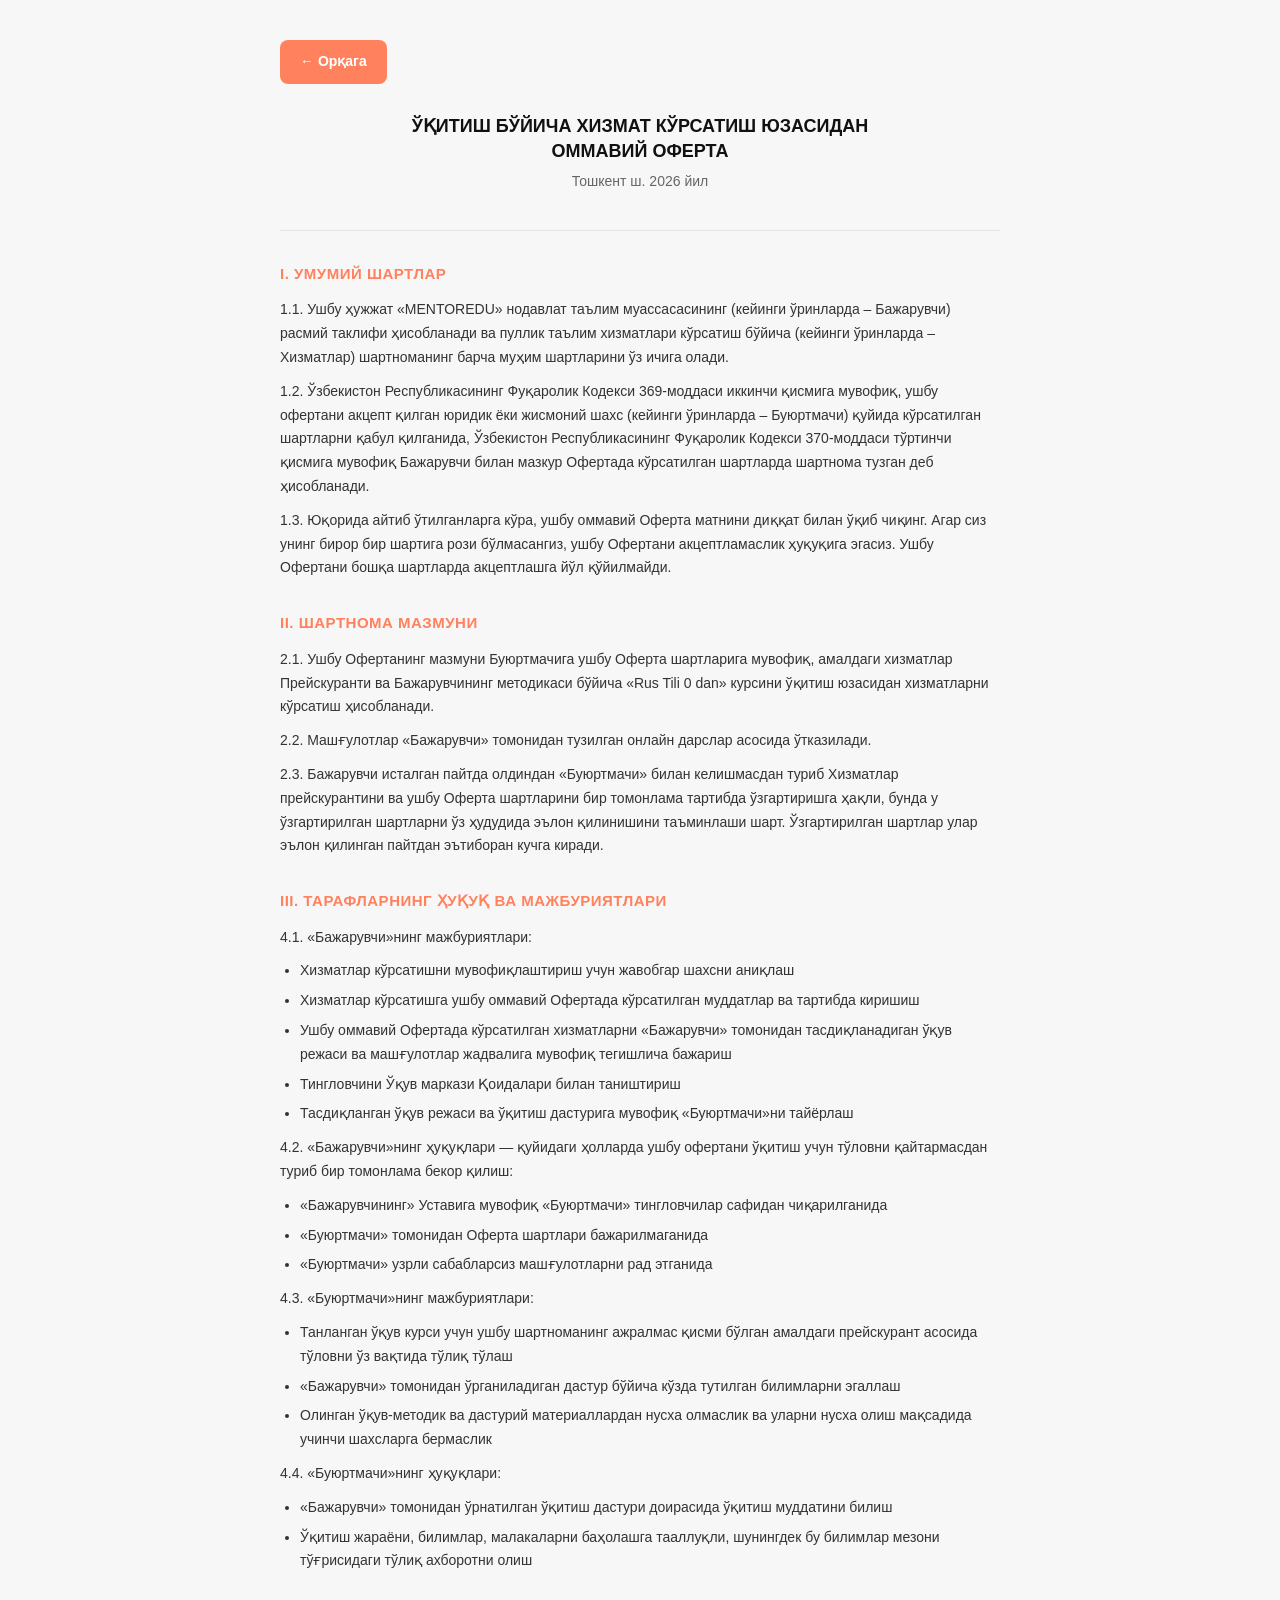
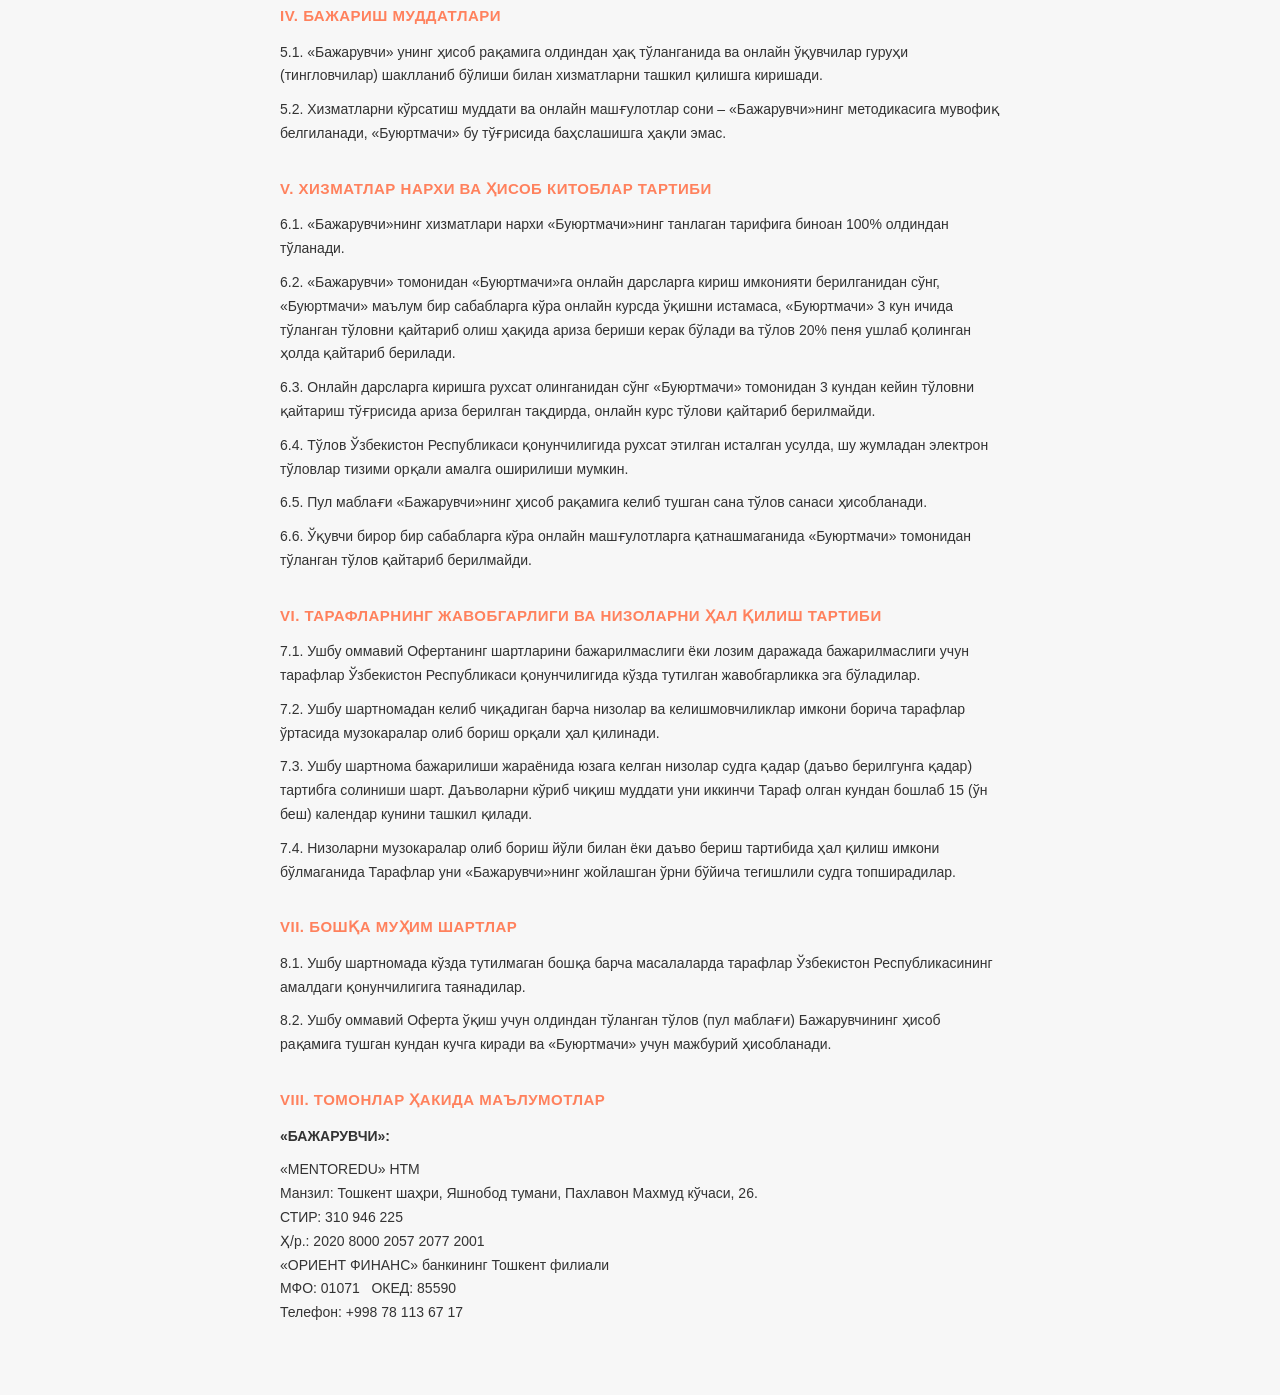
<file: oferta.html>
<!DOCTYPE html>
<html lang="uz">
<head>
  <meta charset="UTF-8">
  <meta name="viewport" content="width=device-width, initial-scale=1.0">
  <title>Оммавий Оферта — Rus Tili 0 dan</title>
  <style>
    * { box-sizing: border-box; margin: 0; padding: 0; }
    body {
      font-family: -apple-system, BlinkMacSystemFont, 'Segoe UI', sans-serif;
      background: #f7f7f7;
      color: #222;
      line-height: 1.7;
    }
    .container {
      max-width: 760px;
      margin: 0 auto;
      padding: 40px 20px 60px;
    }
    .back-btn {
      display: inline-block;
      margin-bottom: 30px;
      padding: 10px 20px;
      background: #FF815D;
      color: #fff;
      border-radius: 8px;
      text-decoration: none;
      font-size: 14px;
      font-weight: 600;
    }
    .back-btn:hover { opacity: 0.9; }
    h1 {
      font-size: 18px;
      font-weight: 700;
      text-align: center;
      color: #111;
      margin-bottom: 6px;
      line-height: 1.4;
    }
    .subtitle {
      text-align: center;
      color: #666;
      font-size: 14px;
      margin-bottom: 36px;
    }
    h2 {
      font-size: 15px;
      font-weight: 700;
      color: #FF815D;
      margin: 30px 0 12px;
      text-transform: uppercase;
      letter-spacing: 0.5px;
    }
    p {
      font-size: 14px;
      margin-bottom: 10px;
      color: #333;
    }
    ul {
      padding-left: 20px;
      margin-bottom: 10px;
    }
    ul li {
      font-size: 14px;
      color: #333;
      margin-bottom: 6px;
    }
    .divider {
      border: none;
      border-top: 1px solid #e5e5e5;
      margin: 20px 0;
    }
  </style>
</head>
<body>
  <div class="container">
    <a href="index.html" class="back-btn">← Орқага</a>

    <h1>ЎҚИТИШ БЎЙИЧА ХИЗМАТ КЎРСАТИШ ЮЗАСИДАН<br>ОММАВИЙ ОФЕРТА</h1>
    <p class="subtitle">Тошкент ш. 2026 йил</p>

    <hr class="divider">

    <h2>I. УМУМИЙ ШАРТЛАР</h2>
    <p>1.1. Ушбу ҳужжат «MENTOREDU» нодавлат таълим муассасасининг (кейинги ўринларда – Бажарувчи) расмий таклифи ҳисобланади ва пуллик таълим хизматлари кўрсатиш бўйича (кейинги ўринларда – Хизматлар) шартноманинг барча муҳим шартларини ўз ичига олади.</p>
    <p>1.2. Ўзбекистон Республикасининг Фуқаролик Кодекси 369-моддаси иккинчи қисмига мувофиқ, ушбу офертани акцепт қилган юридик ёки жисмоний шахс (кейинги ўринларда – Буюртмачи) қуйида кўрсатилган шартларни қабул қилганида, Ўзбекистон Республикасининг Фуқаролик Кодекси 370-моддаси тўртинчи қисмига мувофиқ Бажарувчи билан мазкур Офертада кўрсатилган шартларда шартнома тузган деб ҳисобланади.</p>
    <p>1.3. Юқорида айтиб ўтилганларга кўра, ушбу оммавий Оферта матнини диққат билан ўқиб чиқинг. Агар сиз унинг бирор бир шартига рози бўлмасангиз, ушбу Офертани акцептламаслик ҳуқуқига эгасиз. Ушбу Офертани бошқа шартларда акцептлашга йўл қўйилмайди.</p>

    <h2>II. ШАРТНОМА МАЗМУНИ</h2>
    <p>2.1. Ушбу Офертанинг мазмуни Буюртмачига ушбу Оферта шартларига мувофиқ, амалдаги хизматлар Прейскуранти ва Бажарувчининг методикаси бўйича «Rus Tili 0 dan» курсини ўқитиш юзасидан хизматларни кўрсатиш ҳисобланади.</p>
    <p>2.2. Машғулотлар «Бажарувчи» томонидан тузилган онлайн дарслар асосида ўтказилади.</p>
    <p>2.3. Бажарувчи исталган пайтда олдиндан «Буюртмачи» билан келишмасдан туриб Хизматлар прейскурантини ва ушбу Оферта шартларини бир томонлама тартибда ўзгартиришга ҳақли, бунда у ўзгартирилган шартларни ўз ҳудудида эълон қилинишини таъминлаши шарт. Ўзгартирилган шартлар улар эълон қилинган пайтдан эътиборан кучга киради.</p>

    <h2>III. ТАРАФЛАРНИНГ ҲУҚУҚ ВА МАЖБУРИЯТЛАРИ</h2>
    <p>4.1. «Бажарувчи»нинг мажбуриятлари:</p>
    <ul>
      <li>Хизматлар кўрсатишни мувофиқлаштириш учун жавобгар шахсни аниқлаш</li>
      <li>Хизматлар кўрсатишга ушбу оммавий Офертада кўрсатилган муддатлар ва тартибда киришиш</li>
      <li>Ушбу оммавий Офертада кўрсатилган хизматларни «Бажарувчи» томонидан тасдиқланадиган ўқув режаси ва машғулотлар жадвалига мувофиқ тегишлича бажариш</li>
      <li>Тингловчини Ўқув маркази Қоидалари билан таништириш</li>
      <li>Тасдиқланган ўқув режаси ва ўқитиш дастурига мувофиқ «Буюртмачи»ни тайёрлаш</li>
    </ul>
    <p>4.2. «Бажарувчи»нинг ҳуқуқлари — қуйидаги ҳолларда ушбу офертани ўқитиш учун тўловни қайтармасдан туриб бир томонлама бекор қилиш:</p>
    <ul>
      <li>«Бажарувчининг» Уставига мувофиқ «Буюртмачи» тингловчилар сафидан чиқарилганида</li>
      <li>«Буюртмачи» томонидан Оферта шартлари бажарилмаганида</li>
      <li>«Буюртмачи» узрли сабабларсиз машғулотларни рад этганида</li>
    </ul>
    <p>4.3. «Буюртмачи»нинг мажбуриятлари:</p>
    <ul>
      <li>Танланган ўқув курси учун ушбу шартноманинг ажралмас қисми бўлган амалдаги прейскурант асосида тўловни ўз вақтида тўлиқ тўлаш</li>
      <li>«Бажарувчи» томонидан ўрганиладиган дастур бўйича кўзда тутилган билимларни эгаллаш</li>
      <li>Олинган ўқув-методик ва дастурий материаллардан нусха олмаслик ва уларни нусха олиш мақсадида учинчи шахсларга бермаслик</li>
    </ul>
    <p>4.4. «Буюртмачи»нинг ҳуқуқлари:</p>
    <ul>
      <li>«Бажарувчи» томонидан ўрнатилган ўқитиш дастури доирасида ўқитиш муддатини билиш</li>
      <li>Ўқитиш жараёни, билимлар, малакаларни баҳолашга тааллуқли, шунингдек бу билимлар мезони тўғрисидаги тўлиқ ахборотни олиш</li>
    </ul>

    <h2>IV. БАЖАРИШ МУДДАТЛАРИ</h2>
    <p>5.1. «Бажарувчи» унинг ҳисоб рақамига олдиндан ҳақ тўланганида ва онлайн ўқувчилар гуруҳи (тингловчилар) шаклланиб бўлиши билан хизматларни ташкил қилишга киришади.</p>
    <p>5.2. Хизматларни кўрсатиш муддати ва онлайн машғулотлар сони – «Бажарувчи»нинг методикасига мувофиқ белгиланади, «Буюртмачи» бу тўғрисида баҳслашишга ҳақли эмас.</p>

    <h2>V. ХИЗМАТЛАР НАРХИ ВА ҲИСОБ КИТОБЛАР ТАРТИБИ</h2>
    <p>6.1. «Бажарувчи»нинг хизматлари нархи «Буюртмачи»нинг танлаган тарифига биноан 100% олдиндан тўланади.</p>
    <p>6.2. «Бажарувчи» томонидан «Буюртмачи»га онлайн дарсларга кириш имконияти берилганидан сўнг, «Буюртмачи» маълум бир сабабларга кўра онлайн курсда ўқишни истамаса, «Буюртмачи» 3 кун ичида тўланган тўловни қайтариб олиш ҳақида ариза бериши керак бўлади ва тўлов 20% пеня ушлаб қолинган ҳолда қайтариб берилади.</p>
    <p>6.3. Онлайн дарсларга киришга рухсат олинганидан сўнг «Буюртмачи» томонидан 3 кундан кейин тўловни қайтариш тўғрисида ариза берилган тақдирда, онлайн курс тўлови қайтариб берилмайди.</p>
    <p>6.4. Тўлов Ўзбекистон Республикаси қонунчилигида рухсат этилган исталган усулда, шу жумладан электрон тўловлар тизими орқали амалга оширилиши мумкин.</p>
    <p>6.5. Пул маблағи «Бажарувчи»нинг ҳисоб рақамига келиб тушган сана тўлов санаси ҳисобланади.</p>
    <p>6.6. Ўқувчи бирор бир сабабларга кўра онлайн машғулотларга қатнашмаганида «Буюртмачи» томонидан тўланган тўлов қайтариб берилмайди.</p>

    <h2>VI. ТАРАФЛАРНИНГ ЖАВОБГАРЛИГИ ВА НИЗОЛАРНИ ҲАЛ ҚИЛИШ ТАРТИБИ</h2>
    <p>7.1. Ушбу оммавий Офертанинг шартларини бажарилмаслиги ёки лозим даражада бажарилмаслиги учун тарафлар Ўзбекистон Республикаси қонунчилигида кўзда тутилган жавобгарликка эга бўладилар.</p>
    <p>7.2. Ушбу шартномадан келиб чиқадиган барча низолар ва келишмовчиликлар имкони борича тарафлар ўртасида музокаралар олиб бориш орқали ҳал қилинади.</p>
    <p>7.3. Ушбу шартнома бажарилиши жараёнида юзага келган низолар судга қадар (даъво берилгунга қадар) тартибга солиниши шарт. Даъволарни кўриб чиқиш муддати уни иккинчи Тараф олган кундан бошлаб 15 (ўн беш) календар кунини ташкил қилади.</p>
    <p>7.4. Низоларни музокаралар олиб бориш йўли билан ёки даъво бериш тартибида ҳал қилиш имкони бўлмаганида Тарафлар уни «Бажарувчи»нинг жойлашган ўрни бўйича тегишлили судга топширадилар.</p>

    <h2>VII. БОШҚА МУҲИМ ШАРТЛАР</h2>
    <p>8.1. Ушбу шартномада кўзда тутилмаган бошқа барча масалаларда тарафлар Ўзбекистон Республикасининг амалдаги қонунчилигига таянадилар.</p>
    <p>8.2. Ушбу оммавий Оферта ўқиш учун олдиндан тўланган тўлов (пул маблағи) Бажарувчининг ҳисоб рақамига тушган кундан кучга киради ва «Буюртмачи» учун мажбурий ҳисобланади.</p>

    <h2>VIII. ТОМОНЛАР ҲАКИДА МАЪЛУМОТЛАР</h2>
    <p><strong>«БАЖАРУВЧИ»:</strong></p>
    <p>«MENTOREDU» НТМ<br>
    Манзил: Тошкент шаҳри, Яшнобод тумани, Пахлавон Махмуд кўчаси, 26.<br>
    СТИР: 310 946 225<br>
    Ҳ/р.: 2020 8000 2057 2077 2001<br>
    «ОРИЕНТ ФИНАНС» банкининг Тошкент филиали<br>
    МФО: 01071 &nbsp; ОКЕД: 85590<br>
    Телефон: +998 78 113 67 17</p>
  </div>
</body>
</html>
</file>
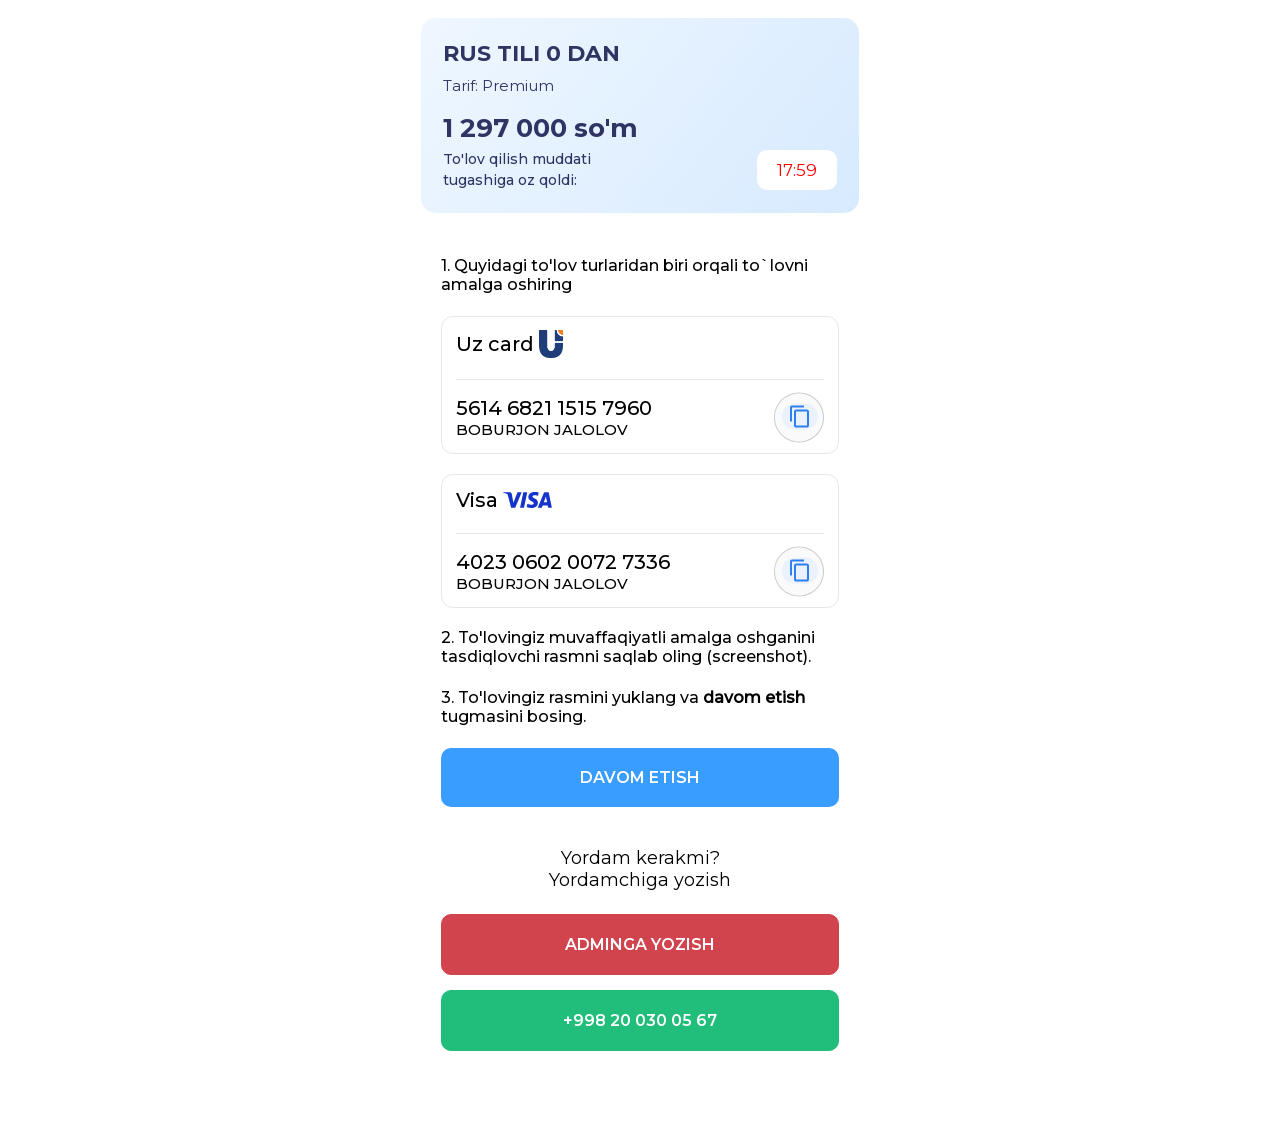
<file: pay.html>
<!DOCTYPE html>
<html lang="en"><head>
    <meta charset="UTF-8">
    <meta name="viewport" content="width=device-width,initial-scale=1">
    <title>To'lov Sahifasi</title>
    <style>
        * {margin: 0;padding: 0;box-sizing: border-box }body {font-family: MontserratNormal, sans-serif }.payment {padding: 18px 0 76px }.payment-container {max-width: 470px;margin: 0 auto;padding: 0 16px }.payment__header {background: linear-gradient(128.56deg, #eff7ff 0%, #d7eaff 100%);border-radius: 15px;padding: 22px;margin-bottom: 21px }.payment__title {font-family: MontserratBold, sans-serif;color: #2f3463;font-size: 22px;font-weight: 700;margin-bottom: 9px;text-transform: uppercase }.payment__tariff {font-family: MontserratNormal, sans-serif;font-weight: 400;font-size: 15px;color: #2f3463;margin-bottom: 17px;text-transform: capitalize }.payment__price {font-family: MontserratBold, sans-serif;font-weight: 700;font-size: 26px;color: #2f3463;margin-bottom: 5px }.payment__timer {display: flex;align-items: center;justify-content: space-between }.payment__time {font-family: MontserratNormal, sans-serif;padding: 10px 20px;font-size: 17px;color: #ff0000;background: #fff;border-radius: 10px }.payment__timer-label {max-width: 151px;font-family: MontserratMedium, sans-serif;font-size: 14px;color: #2f3463;line-height: 1.5 }.payment__instruction {padding: 22px 20px 0;border-radius: 20px;margin-bottom: 20px }.payment__step {font-family: MontserratMedium, sans-serif;font-size: 16px;font-weight: 500;color: #000;margin-bottom: 22px }.payment__card {border: 1px solid #e5e7eb;border-radius: 12px;margin-bottom: 20px;padding: 13px 14px 10px;display: flex;flex-direction: column }.payment__card-bottom {display: flex;align-items: center;justify-content: space-between }.payment__card-right {display: flex;flex-direction: column;align-items: center;max-width: 91px;font-size: 12px;color: #8a8a8a;cursor: pointer;border: none;gap: 2px;background: 0 0 }.payment__card-header {padding-bottom: 11px;border-bottom: 1px solid #e5e7eb;margin-bottom: 12px }.payment__card-type {font-family: MontserratMedium, sans-serif;font-size: 20px;font-weight: 500;display: flex;align-items: center;gap: 5px }.uzcard {width: auto;height: 28px;object-fit: contain }.visa {width: auto;height: 16px;object-fit: contain }.humo {width: 50px }.payment__card-amount {font-family: MontserratNormal, sans-serif;color: #000;font-weight: 700;font-size: 16px }.payment__card-number {font-family: MontserratMedium, sans-serif;color: #000;font-size: 20px }.payment__card-name {font-family: MontserratMedium, sans-serif;font-size: 15px }.payment__btn {display: flex;justify-content: center;padding: 20px;width: 100%;background: #399cff;border-radius: 10px;font-family: MontserratSemiBold, sans-serif;font-weight: 600;color: #fff;text-decoration: none;transition: all .3s;text-transform: uppercase;border: none;cursor:pointer }.payment__help {border-radius: 20px;padding: 20px }.payment__help-text {font-size: 18px;font-family: MontserratNormal, sans-serif;max-width: 256px;text-align: center;margin: 0 auto 23px }.payment__btn--admin {background: #d1444e;border: 1px solid #d1444e }@media (max-width:480px) {.payment__title {font-size: 17px }.payment__header {background: #d8ebff }.payment__card-number {font-size: 16px }.payment__card-amount {font-size: 18px }.payment__card-type {font-size: 17px }.payment__card-name {font-size: 14px }}
    </style>
    <link rel="stylesheet" href="fonts.css">
</head>

<body>
    <div class="payment">
        <div class="payment-container">
            <div class="payment__header">
                <h2 class="payment__title">Rus tili 0 dan</h2>
                <div class="payment__tariff">Tarif: Premium</div>
                <div class="payment__price pricesAll">1&nbsp;297&nbsp;000 so'm</div>
                <div class="payment__timer"><span class="payment__timer-label">To'lov qilish muddati tugashiga oz
                        qoldi:</span><span class="payment__time" id="timer">17:55</span></div>
            </div>
            <div class="payment__instruction">
                <p class="payment__step">1. Quyidagi to'lov turlaridan biri orqali to`lovni amalga oshiring</p>

                <div class="payment__card payment__card--uzcard">
                    <div class="payment__card-header">
                        <div style="display: flex;align-items: center;justify-content: space-between;margin-bottom: 10px;">
                            <span class="payment__card-type">Uz card<img src="images/uzcard.png" alt="Uzcard" class="uzcard"></span>
                        </div>
                    </div>
                    <div class="payment__card-bottom">
                        <div class="payment__card-left">
                            <div class="payment__card-number">5614 6821 1515 7960</div>
                            <div class="payment__card-name">BOBURJON JALOLOV</div>
                        </div>
                        <button class="payment__card-right copy">
                            <svg width="50" height="51" viewBox="0 0 50 51" fill="none" xmlns="http://www.w3.org/2000/svg">
                                <mask id="path-1-inside-1_21_546" fill="white">
                                    <path d="M0 25.5C0 11.6929 11.1929 0.5 25 0.5V0.5C38.8071 0.5 50 11.6929 50 25.5V25.5C50 39.3071 38.8071 50.5 25 50.5V50.5C11.1929 50.5 0 39.3071 0 25.5V25.5Z"></path>
                                </mask>
                                <path d="M0 25.5C0 11.6929 11.1929 0.5 25 0.5V0.5C38.8071 0.5 50 11.6929 50 25.5V25.5C50 39.3071 38.8071 50.5 25 50.5V50.5C11.1929 50.5 0 39.3071 0 25.5V25.5Z" fill="#FAFAFA"></path>
                                <path d="M25 50.5V49.5C11.7452 49.5 1 38.7548 1 25.5H0H-1C-1 39.8594 10.6406 51.5 25 51.5V50.5ZM50 25.5H49C49 38.7548 38.2548 49.5 25 49.5V50.5V51.5C39.3594 51.5 51 39.8594 51 25.5H50ZM25 0.5V1.5C38.2548 1.5 49 12.2452 49 25.5H50H51C51 11.1406 39.3594 -0.5 25 -0.5V0.5ZM25 0.5V-0.5C10.6406 -0.5 -1 11.1406 -1 25.5H0H1C1 12.2452 11.7452 1.5 25 1.5V0.5Z" fill="#CCCCCC" mask="url(#path-1-inside-1_21_546)"></path>
                                <rect x="8" y="11.5" width="36" height="26" rx="13" fill="#EBF2FF"></rect>
                                <path d="M32.9844 33.5V19.4844H22.0156V33.5H32.9844ZM32.9844 17.5156C33.5156 17.5156 33.9844 17.7188 34.3906 18.125C34.7969 18.5 35 18.9531 35 19.4844V33.5C35 34.0312 34.7969 34.5 34.3906 34.9062C33.9844 35.3125 33.5156 35.5156 32.9844 35.5156H22.0156C21.4844 35.5156 21.0156 35.3125 20.6094 34.9062C20.2031 34.5 20 34.0312 20 33.5V19.4844C20 18.9531 20.2031 18.5 20.6094 18.125C21.0156 17.7188 21.4844 17.5156 22.0156 17.5156H32.9844ZM29.9844 13.4844V15.5H17.9844V29.5156H16.0156V15.5C16.0156 14.9688 16.2031 14.5 16.5781 14.0938C16.9844 13.6875 17.4531 13.4844 17.9844 13.4844H29.9844Z" fill="#2F80EC"></path>
                            </svg>
                        </button>
                    </div>
                </div>

                <div class="payment__card payment__card--uzcard">
                    <div class="payment__card-header">
                        <div style="display: flex;align-items: center;justify-content: space-between;margin-bottom: 10px;">
                            <span class="payment__card-type">Visa<img src="images/visa.svg" alt="Visa" class="visa"></span><span class="payment__card-amount priceUSD"></span>
                        </div>
                    </div>
                    <div class="payment__card-bottom">
                        <div class="payment__card-left">
                            <div class="payment__card-number">4023 0602 0072 7336</div>
                            <div class="payment__card-name">BOBURJON JALOLOV</div>
                        </div>
                        <button class="payment__card-right copy">
                            <svg width="50" height="51" viewBox="0 0 50 51" fill="none" xmlns="http://www.w3.org/2000/svg">
                                <mask id="path-2-inside-2" fill="white">
                                    <path d="M0 25.5C0 11.6929 11.1929 0.5 25 0.5V0.5C38.8071 0.5 50 11.6929 50 25.5V25.5C50 39.3071 38.8071 50.5 25 50.5V50.5C11.1929 50.5 0 39.3071 0 25.5V25.5Z"></path>
                                </mask>
                                <path d="M0 25.5C0 11.6929 11.1929 0.5 25 0.5V0.5C38.8071 0.5 50 11.6929 50 25.5V25.5C50 39.3071 38.8071 50.5 25 50.5V50.5C11.1929 50.5 0 39.3071 0 25.5V25.5Z" fill="#FAFAFA"></path>
                                <path d="M25 50.5V49.5C11.7452 49.5 1 38.7548 1 25.5H0H-1C-1 39.8594 10.6406 51.5 25 51.5V50.5ZM50 25.5H49C49 38.7548 38.2548 49.5 25 49.5V50.5V51.5C39.3594 51.5 51 39.8594 51 25.5H50ZM25 0.5V1.5C38.2548 1.5 49 12.2452 49 25.5H50H51C51 11.1406 39.3594 -0.5 25 -0.5V0.5ZM25 0.5V-0.5C10.6406 -0.5 -1 11.1406 -1 25.5H0H1C1 12.2452 11.7452 1.5 25 1.5V0.5Z" fill="#CCCCCC" mask="url(#path-2-inside-2)"></path>
                                <rect x="8" y="11.5" width="36" height="26" rx="13" fill="#EBF2FF"></rect>
                                <path d="M32.9844 33.5V19.4844H22.0156V33.5H32.9844ZM32.9844 17.5156C33.5156 17.5156 33.9844 17.7188 34.3906 18.125C34.7969 18.5 35 18.9531 35 19.4844V33.5C35 34.0312 34.7969 34.5 34.3906 34.9062C33.9844 35.3125 33.5156 35.5156 32.9844 35.5156H22.0156C21.4844 35.5156 21.0156 35.3125 20.6094 34.9062C20.2031 34.5 20 34.0312 20 33.5V19.4844C20 18.9531 20.2031 18.5 20.6094 18.125C21.0156 17.7188 21.4844 17.5156 22.0156 17.5156H32.9844ZM29.9844 13.4844V15.5H17.9844V29.5156H16.0156V15.5C16.0156 14.9688 16.2031 14.5 16.5781 14.0938C16.9844 13.6875 17.4531 13.4844 17.9844 13.4844H29.9844Z" fill="#2F80EC"></path>
                            </svg>
                        </button>
                    </div>
                </div>

                <p class="payment__step">2. To'lovingiz muvaffaqiyatli amalga oshganini tasdiqlovchi rasmni saqlab oling (screenshot).</p>
                <p class="payment__step">3. To'lovingiz rasmini yuklang va <b>davom etish</b> tugmasini bosing.</p>

                <a href="https://t.me/Farangiz_rustili?text=Jonli%20efirda%20qatnashdim%2C%20kursga%20to%E2%80%99lov%20qilmoqchiman%21" class="payment__btn" style="margin-bottom:20px;">Davom etish</a>
            </div>
            <div class="payment__help">
                <p class="payment__help-text">Yordam kerakmi? <br>
                    Yordamchiga yozish</p>
                <a href="https://t.me/Farangiz_rustili?text=Jonli%20efirda%20qatnashdim%2C%20kursga%20to%E2%80%99lov%20qilmoqchiman%21" class="payment__btn payment__btn--admin">Adminga
                    yozish</a>
                <a href="tel:+998200300567" style="background-color: #21BE7B;border-color: #21BE7B; margin-top: 15px; display: flex;" class="payment__btn payment__btn--admin">+998 20 030 05 67</a>
            </div>
        </div>
    </div>
    <script>
/***********************
 * FULL JS — Payment page
 ***********************/

const $ = (sel) => document.querySelector(sel);
const $$ = (sel) => document.querySelectorAll(sel);

const formatUZS = (n) =>
  new Intl.NumberFormat("ru-RU").format(Number(n || 0)).replace(/,/g, " ") +
  " so'm";

const formatUSD = (n) => `$${Math.round(Number(n || 0))}`;

function safeJSONParse(str, fallback = {}) {
  try {
    return JSON.parse(str || "") ?? fallback;
  } catch {
    return fallback;
  }
}

/***********************
 * Tarif / narxlar
 ***********************/
const localData = safeJSONParse(localStorage.getItem("formData"), {});

const TARIFFS = {
  standart: { label: "Standart", uzs: 1_097_000 },
  premium: { label: "Premium", uzs: 1_297_000 },
};

const typeKey = String(localData.type || "premium").trim().toLowerCase();
const selectedTariff = TARIFFS[typeKey] ?? TARIFFS.premium;

const paymentTariffEl = $(".payment__tariff");
const pricesAllEls = $$(".pricesAll");
const priceUSDEl = $(".priceUSD");

if (paymentTariffEl)
  paymentTariffEl.innerHTML = `Tarif: ${selectedTariff.label}`;
pricesAllEls.forEach((el) => (el.innerHTML = formatUZS(selectedTariff.uzs)));

(async () => {
  const rate = await getUZSToUSDRate();
  if (!rate) return;
  const usd = selectedTariff.uzs * rate;
  if (priceUSDEl) priceUSDEl.innerHTML = formatUSD(usd);
})();

async function getUZSToUSDRate() {
  const CACHE_KEY = "uzs_usd_rate_cache_v1";
  const TTL_MS = 30 * 60 * 1000;
  try {
    const cached = sessionStorage.getItem(CACHE_KEY);
    if (cached) {
      const { rate, ts } = safeJSONParse(cached, {});
      if (rate && ts && Date.now() - ts < TTL_MS) return rate;
    }
    const res = await fetch(
      "https://v6.exchangerate-api.com/v6/d724f66af3d5a151bdcd1d40/latest/UZS",
    );
    const data = await res.json();
    const rate = data?.conversion_rates?.USD;
    if (!rate) return null;
    sessionStorage.setItem(CACHE_KEY, JSON.stringify({ rate, ts: Date.now() }));
    return rate;
  } catch (e) {
    console.error("Valyuta kursini olishda xatolik:", e);
    return null;
  }
}

/***********************
 * Timer (20:00)
 ***********************/
let timerElement = document.getElementById("timer");
let minutes = 18;
let seconds = 0;

function updateTimer() {
  if (!timerElement) return;
  if (seconds === 0) {
    if (minutes === 0) { clearInterval(timerInterval); timerElement.innerText = "00:00"; return; }
    minutes--;
    seconds = 59;
  } else {
    seconds--;
  }
  const minStr = minutes < 10 ? "0" + minutes : String(minutes);
  const secStr = seconds < 10 ? "0" + seconds : String(seconds);
  timerElement.innerText = `${minStr}:${secStr}`;
}

let timerInterval = setInterval(updateTimer, 1000);

/***********************
 * Copy card number
 ***********************/
$$(".copy").forEach((btn) => {
  const originalSVG = btn.innerHTML;
  const tickSVG = `
    <svg xmlns="http://www.w3.org/2000/svg" fill="none" viewBox="0 0 24 24" stroke-width="1.5" stroke="#2F80EC" class="size-8">
      <path stroke-linecap="round" stroke-linejoin="round" d="M9 12.75 11.25 15 15 9.75M21 12a9 9 0 1 1-18 0 9 9 0 0 1 18 0Z" />
    </svg>
  `;
  btn.addEventListener("click", async () => {
    try {
      const cardNumber = btn.closest(".payment__card")?.querySelector(".payment__card-number")?.textContent?.trim();
      if (!cardNumber) { alert("Karta raqami topilmadi"); return; }
      await navigator.clipboard.writeText(cardNumber);
      btn.innerHTML = tickSVG;
      setTimeout(() => (btn.innerHTML = originalSVG), 1500);
    } catch (err) {
      alert("Nusxalashda xatolik yuz berdi!");
      console.error(err);
    }
  });
});
    </script>
</body></html>
</file>
<file: fonts.css>
/* Self-hosted Montserrat (variable woff2). Replaces the dead external
   isroil-ai.vercel.app stylesheet that defined these @font-face names. */

/* MontserratNormal — 400 */
@font-face {
  font-family: 'MontserratNormal';
  font-style: normal;
  font-weight: 400;
  font-display: swap;
  src: url('fonts/montserrat-latin.woff2') format('woff2');
  unicode-range: U+0000-00FF, U+0131, U+0152-0153, U+02BB-02BC, U+02C6, U+02DA, U+02DC, U+0304, U+0308, U+0329, U+2000-206F, U+2074, U+20AC, U+2122, U+2191, U+2193, U+2212, U+2215, U+FEFF, U+FFFD;
}
@font-face {
  font-family: 'MontserratNormal';
  font-style: normal;
  font-weight: 400;
  font-display: swap;
  src: url('fonts/montserrat-latin-ext.woff2') format('woff2');
  unicode-range: U+0100-02AF, U+0304, U+0308, U+0329, U+1E00-1E9F, U+1EF2-1EFF, U+2020, U+20A0-20AB, U+20AD-20C0, U+2113, U+2C60-2C7F, U+A720-A7FF;
}

/* MontserratMedium — 500 */
@font-face {
  font-family: 'MontserratMedium';
  font-style: normal;
  font-weight: 500;
  font-display: swap;
  src: url('fonts/montserrat-latin.woff2') format('woff2');
  unicode-range: U+0000-00FF, U+0131, U+0152-0153, U+02BB-02BC, U+02C6, U+02DA, U+02DC, U+0304, U+0308, U+0329, U+2000-206F, U+2074, U+20AC, U+2122, U+2191, U+2193, U+2212, U+2215, U+FEFF, U+FFFD;
}
@font-face {
  font-family: 'MontserratMedium';
  font-style: normal;
  font-weight: 500;
  font-display: swap;
  src: url('fonts/montserrat-latin-ext.woff2') format('woff2');
  unicode-range: U+0100-02AF, U+0304, U+0308, U+0329, U+1E00-1E9F, U+1EF2-1EFF, U+2020, U+20A0-20AB, U+20AD-20C0, U+2113, U+2C60-2C7F, U+A720-A7FF;
}

/* MontserratSemiBold — 600 */
@font-face {
  font-family: 'MontserratSemiBold';
  font-style: normal;
  font-weight: 600;
  font-display: swap;
  src: url('fonts/montserrat-latin.woff2') format('woff2');
  unicode-range: U+0000-00FF, U+0131, U+0152-0153, U+02BB-02BC, U+02C6, U+02DA, U+02DC, U+0304, U+0308, U+0329, U+2000-206F, U+2074, U+20AC, U+2122, U+2191, U+2193, U+2212, U+2215, U+FEFF, U+FFFD;
}
@font-face {
  font-family: 'MontserratSemiBold';
  font-style: normal;
  font-weight: 600;
  font-display: swap;
  src: url('fonts/montserrat-latin-ext.woff2') format('woff2');
  unicode-range: U+0100-02AF, U+0304, U+0308, U+0329, U+1E00-1E9F, U+1EF2-1EFF, U+2020, U+20A0-20AB, U+20AD-20C0, U+2113, U+2C60-2C7F, U+A720-A7FF;
}

/* MontserratBold — 700 */
@font-face {
  font-family: 'MontserratBold';
  font-style: normal;
  font-weight: 700;
  font-display: swap;
  src: url('fonts/montserrat-latin.woff2') format('woff2');
  unicode-range: U+0000-00FF, U+0131, U+0152-0153, U+02BB-02BC, U+02C6, U+02DA, U+02DC, U+0304, U+0308, U+0329, U+2000-206F, U+2074, U+20AC, U+2122, U+2191, U+2193, U+2212, U+2215, U+FEFF, U+FFFD;
}
@font-face {
  font-family: 'MontserratBold';
  font-style: normal;
  font-weight: 700;
  font-display: swap;
  src: url('fonts/montserrat-latin-ext.woff2') format('woff2');
  unicode-range: U+0100-02AF, U+0304, U+0308, U+0329, U+1E00-1E9F, U+1EF2-1EFF, U+2020, U+20A0-20AB, U+20AD-20C0, U+2113, U+2C60-2C7F, U+A720-A7FF;
}
</file>
